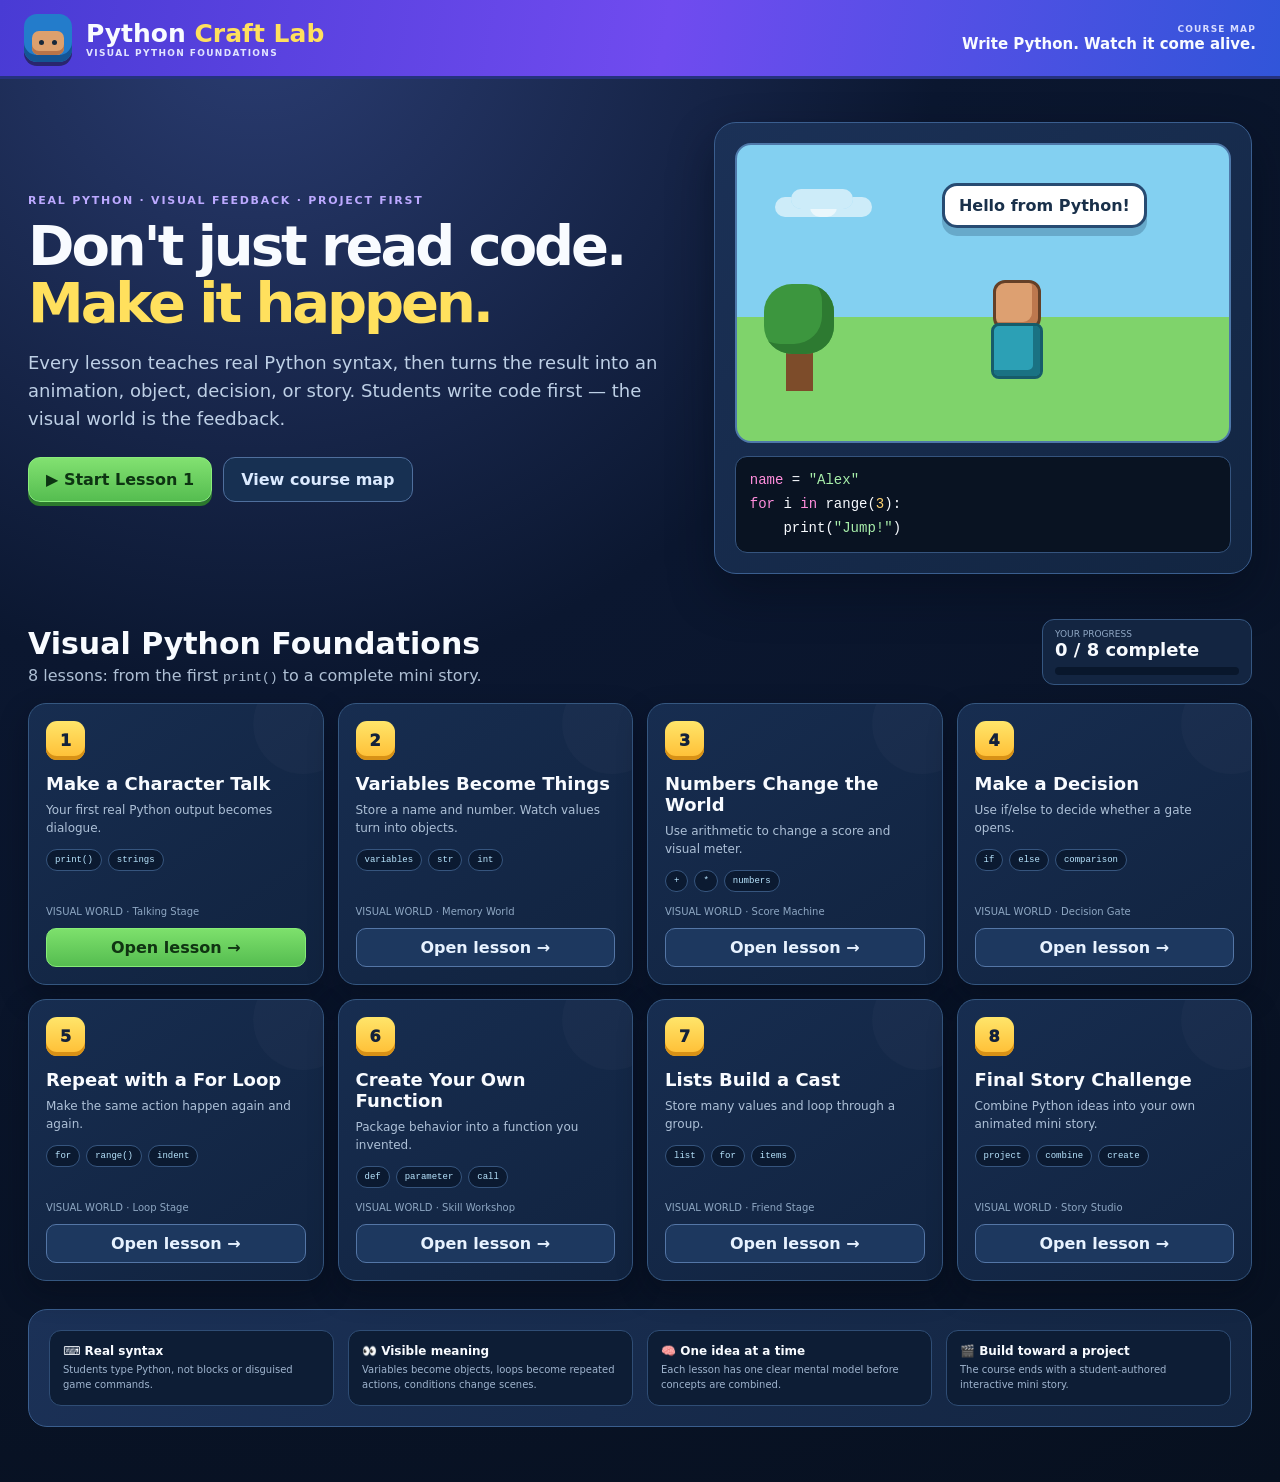
<file: index.html>
<!doctype html>
<html lang="en">
<head>
<meta charset="UTF-8" />
<meta name="viewport" content="width=device-width,initial-scale=1" />
<title>Python Craft Lab · Course Map</title>
<meta name="description" content="Visual Python foundations for young creators." />
<style>
:root{--purple:#5e49e8;--navy:#0a162b;--panel:#142744;--line:#355680;--text:#f8fbff;--muted:#adbed2;--green:#69d366;--yellow:#ffd84f;--orange:#ff8b2c;--blue:#66caff;--pink:#ff7dcc}
*{box-sizing:border-box}html,body{margin:0;min-height:100%;background:#091426;color:var(--text);font-family:Inter,ui-sans-serif,system-ui,-apple-system,BlinkMacSystemFont,"Segoe UI",sans-serif}body{background:radial-gradient(circle at 20% 0,#2b3d73 0,#0b1730 38%,#07101f 100%)}button{font:inherit;cursor:pointer}.top{height:76px;background:linear-gradient(100deg,#493bd4,#704bef 52%,#3155d9);display:flex;align-items:center;padding:0 24px;gap:14px;box-shadow:0 3px #25327e;position:sticky;top:0;z-index:10}.logo{width:48px;height:48px;border-radius:13px;background:#237ccb;position:relative;box-shadow:inset 0 -7px #145595,0 4px #2a266e}.logo:before{content:"";position:absolute;left:8px;top:17px;width:32px;height:24px;border-radius:7px;background:#dda06d;box-shadow:inset 0 -4px #b97449}.logo:after{content:"";position:absolute;left:15px;top:26px;width:5px;height:5px;border-radius:50%;background:#17283a;box-shadow:13px 0 #17283a}.brand b{font-size:25px}.brand b span{color:#ffe05d}.brand small{display:block;font-size:9px;letter-spacing:.15em;color:#e1e4ff;font-weight:800}.topRight{margin-left:auto;text-align:right}.topRight small{display:block;color:#d9ddff;font-size:9px;letter-spacing:.13em;font-weight:900}.topRight b{font-size:15px}
.hero{max-width:1320px;margin:0 auto;padding:46px 28px 20px;display:grid;grid-template-columns:1.1fr .9fr;gap:28px;align-items:center}.kicker{color:#bca9ff;font-size:11px;letter-spacing:.16em;font-weight:900}.hero h1{font-size:56px;line-height:1.02;letter-spacing:-.055em;margin:10px 0 14px}.hero h1 span{color:#ffe05d}.hero p{font-size:18px;line-height:1.55;color:#bed0e6;max-width:720px}.heroActions{display:flex;gap:11px;margin-top:24px}.primary,.secondary{border-radius:12px;padding:12px 17px;font-weight:900}.primary{border:1px solid #89ed7b;background:linear-gradient(#82e171,#55bd50);color:#0d3412;box-shadow:0 4px #2b792c}.secondary{border:1px solid #4f6f9d;background:#173052;color:#dbeaff}.heroCard{background:linear-gradient(145deg,#1b3157,#122541);border:1px solid #3a5e8f;border-radius:22px;padding:20px;box-shadow:0 20px 45px #040a1777}.stageMini{height:300px;border-radius:16px;background:linear-gradient(#83d0f1 0 58%,#7fd36b 58%);border:2px solid #4e78a9;position:relative;overflow:hidden}.cloud{position:absolute;width:62px;height:20px;background:#fff9;border-radius:25px;box-shadow:19px 8px #fff9,-16px 8px #fff9;left:11%;top:15%}.tree{position:absolute;bottom:17%;left:10%;width:27px;height:70px;background:#7d4c2a}.tree:before{content:"";position:absolute;width:70px;height:70px;left:-22px;top:-37px;background:#3c963e;border-radius:40%;box-shadow:inset -12px -10px #2d7a31}.actor{position:absolute;left:48%;bottom:14%;width:82px;height:132px}.actor:before{content:"";position:absolute;left:20px;top:12px;width:42px;height:44px;border-radius:12px;background:#dda071;border:3px solid #654027;box-shadow:inset -6px -5px #bd784e}.actor:after{content:"";position:absolute;left:18px;top:55px;width:46px;height:50px;border-radius:8px;background:#2ca0b5;border:3px solid #165c6a;box-shadow:inset -7px -6px #1a7283}.bubble{position:absolute;left:50%;top:13%;transform:translateX(-20%);background:#fff;color:#19304a;border:3px solid #274b72;border-radius:15px;padding:10px 14px;font-size:16px;font-weight:850;box-shadow:0 8px #17345440}.codeMini{margin-top:13px;background:#091322;border:1px solid #35547e;border-radius:12px;padding:12px 14px;font:14px/1.7 ui-monospace,SFMono-Regular,Consolas,monospace}.codeMini .kw{color:#ff8edc}.codeMini .str{color:#a8efaa}.codeMini .num{color:#ffd36f}
.section{max-width:1320px;margin:0 auto;padding:25px 28px 55px}.sectionHead{display:flex;align-items:end;justify-content:space-between;gap:20px;margin-bottom:18px}.sectionHead h2{margin:0;font-size:30px}.sectionHead p{margin:5px 0 0;color:#aebfd4}.progress{background:#132541;border:1px solid #355680;border-radius:12px;padding:9px 12px;min-width:210px}.progress small{display:block;color:#90a8c5;font-size:9px;text-transform:uppercase}.progress b{font-size:18px}.bar{height:8px;background:#09172c;border-radius:8px;overflow:hidden;margin-top:7px}.bar i{display:block;height:100%;width:0;background:linear-gradient(90deg,#62d366,#ffe05a);transition:width .4s ease}
.grid{display:grid;grid-template-columns:repeat(4,1fr);gap:14px}.card{position:relative;background:linear-gradient(145deg,#172d50,#11233f);border:1px solid #355780;border-radius:18px;padding:17px;min-height:235px;display:flex;flex-direction:column;box-shadow:0 12px 28px #050b1766;transition:.2s ease;overflow:hidden}.card:hover{transform:translateY(-4px);border-color:#6386b6}.card.done{border-color:#54ad64}.card:after{content:"";position:absolute;right:-30px;top:-30px;width:100px;height:100px;border-radius:50%;background:#ffffff05}.lessonNo{display:flex;align-items:center;justify-content:space-between}.badge{width:39px;height:39px;border-radius:11px;display:grid;place-items:center;font-weight:950;color:#13213b;background:linear-gradient(#ffe56a,#ffbd33);box-shadow:inset 0 -4px #d89116}.doneMark{display:none;background:#1f5d37;color:#9ff0b5;border:1px solid #4fb06b;border-radius:999px;padding:5px 8px;font-size:9px;font-weight:900}.card.done .doneMark{display:block}.card h3{font-size:18px;margin:13px 0 7px}.card p{color:#adc0d7;font-size:12px;line-height:1.5;margin:0}.concepts{display:flex;gap:6px;flex-wrap:wrap;margin-top:12px}.concepts span{background:#0b1a31;border:1px solid #36557e;border-radius:999px;padding:5px 8px;font:9px ui-monospace,SFMono-Regular,Consolas,monospace;color:#b9e6ff}.world{margin-top:auto;padding-top:14px;color:#8ea7c3;font-size:10px}.card button{margin-top:11px;border:1px solid #5476a6;background:#1d385f;color:#e7f2ff;border-radius:10px;padding:9px 10px;font-weight:900}.card:first-child button{background:linear-gradient(#7de06c,#55bd50);color:#103412;border-color:#86ed78}.philosophy{margin-top:28px;background:linear-gradient(135deg,#1b3157,#132541);border:1px solid #3a5e8e;border-radius:19px;padding:20px;display:grid;grid-template-columns:repeat(4,1fr);gap:14px}.principle{background:#0d1d35;border:1px solid #2f4d75;border-radius:12px;padding:13px}.principle b{display:block;font-size:12px}.principle p{font-size:10px;color:#9fb4ce;line-height:1.45;margin:5px 0 0}
@media(max-width:1050px){.hero{grid-template-columns:1fr}.heroCard{display:none}.grid{grid-template-columns:repeat(2,1fr)}.philosophy{grid-template-columns:repeat(2,1fr)}}@media(max-width:620px){.topRight{display:none}.hero{padding:30px 16px 12px}.hero h1{font-size:40px}.hero p{font-size:15px}.section{padding:20px 16px 40px}.grid{grid-template-columns:1fr}.philosophy{grid-template-columns:1fr}.sectionHead{align-items:start;flex-direction:column}}
</style>
</head>
<body>
<header class="top"><div class="logo"></div><div class="brand"><b>Python <span>Craft Lab</span></b><small>VISUAL PYTHON FOUNDATIONS</small></div><div class="topRight"><small>COURSE MAP</small><b>Write Python. Watch it come alive.</b></div></header>
<section class="hero"><div><div class="kicker">REAL PYTHON · VISUAL FEEDBACK · PROJECT FIRST</div><h1>Don't just read code.<br><span>Make it happen.</span></h1><p>Every lesson teaches real Python syntax, then turns the result into an animation, object, decision, or story. Students write code first — the visual world is the feedback.</p><div class="heroActions"><button class="primary" onclick="location.href='lesson.html?lesson=1'">▶ Start Lesson 1</button><button class="secondary" onclick="document.getElementById('course').scrollIntoView({behavior:'smooth'})">View course map</button></div></div><div class="heroCard"><div class="stageMini"><div class="cloud"></div><div class="tree"></div><div class="actor"></div><div class="bubble">Hello from Python!</div></div><div class="codeMini"><span class="kw">name</span> = <span class="str">"Alex"</span><br><span class="kw">for</span> i <span class="kw">in</span> range(<span class="num">3</span>):<br>&nbsp;&nbsp;&nbsp;&nbsp;print(<span class="str">"Jump!"</span>)</div></div></section>
<section class="section" id="course"><div class="sectionHead"><div><h2>Visual Python Foundations</h2><p>8 lessons: from the first <code>print()</code> to a complete mini story.</p></div><div class="progress"><small>Your progress</small><b id="progressText">0 / 8 complete</b><div class="bar"><i id="progressBar"></i></div></div></div><div class="grid" id="grid"></div><div class="philosophy"><div class="principle"><b>⌨️ Real syntax</b><p>Students type Python, not blocks or disguised game commands.</p></div><div class="principle"><b>👀 Visible meaning</b><p>Variables become objects, loops become repeated actions, conditions change scenes.</p></div><div class="principle"><b>🧠 One idea at a time</b><p>Each lesson has one clear mental model before concepts are combined.</p></div><div class="principle"><b>🎬 Build toward a project</b><p>The course ends with a student-authored interactive mini story.</p></div></div></section>
<script>
const lessons=[
[1,'Make a Character Talk','Your first real Python output becomes dialogue.',['print()','strings'],'Talking Stage'],
[2,'Variables Become Things','Store a name and number. Watch values turn into objects.',['variables','str','int'],'Memory World'],
[3,'Numbers Change the World','Use arithmetic to change a score and visual meter.',['+','*','numbers'],'Score Machine'],
[4,'Make a Decision','Use if/else to decide whether a gate opens.',['if','else','comparison'],'Decision Gate'],
[5,'Repeat with a For Loop','Make the same action happen again and again.',['for','range()','indent'],'Loop Stage'],
[6,'Create Your Own Function','Package behavior into a function you invented.',['def','parameter','call'],'Skill Workshop'],
[7,'Lists Build a Cast','Store many values and loop through a group.',['list','for','items'],'Friend Stage'],
[8,'Final Story Challenge','Combine Python ideas into your own animated mini story.',['project','combine','create'],'Story Studio']
];
const grid=document.getElementById('grid');let done=0;lessons.forEach(l=>{let complete=!!localStorage.getItem('pcl-complete-'+l[0]);if(complete)done++;let c=document.createElement('article');c.className='card'+(complete?' done':'');c.innerHTML=`<div class="lessonNo"><div class="badge">${l[0]}</div><span class="doneMark">✓ COMPLETE</span></div><h3>${l[1]}</h3><p>${l[2]}</p><div class="concepts">${l[3].map(x=>`<span>${x}</span>`).join('')}</div><div class="world">VISUAL WORLD · ${l[4]}</div><button onclick="location.href='lesson.html?lesson=${l[0]}'">${complete?'Replay lesson':'Open lesson'} →</button>`;grid.appendChild(c)});document.getElementById('progressText').textContent=`${done} / 8 complete`;document.getElementById('progressBar').style.width=(done/8*100)+'%';
</script>
</body>
</html>
</file>
